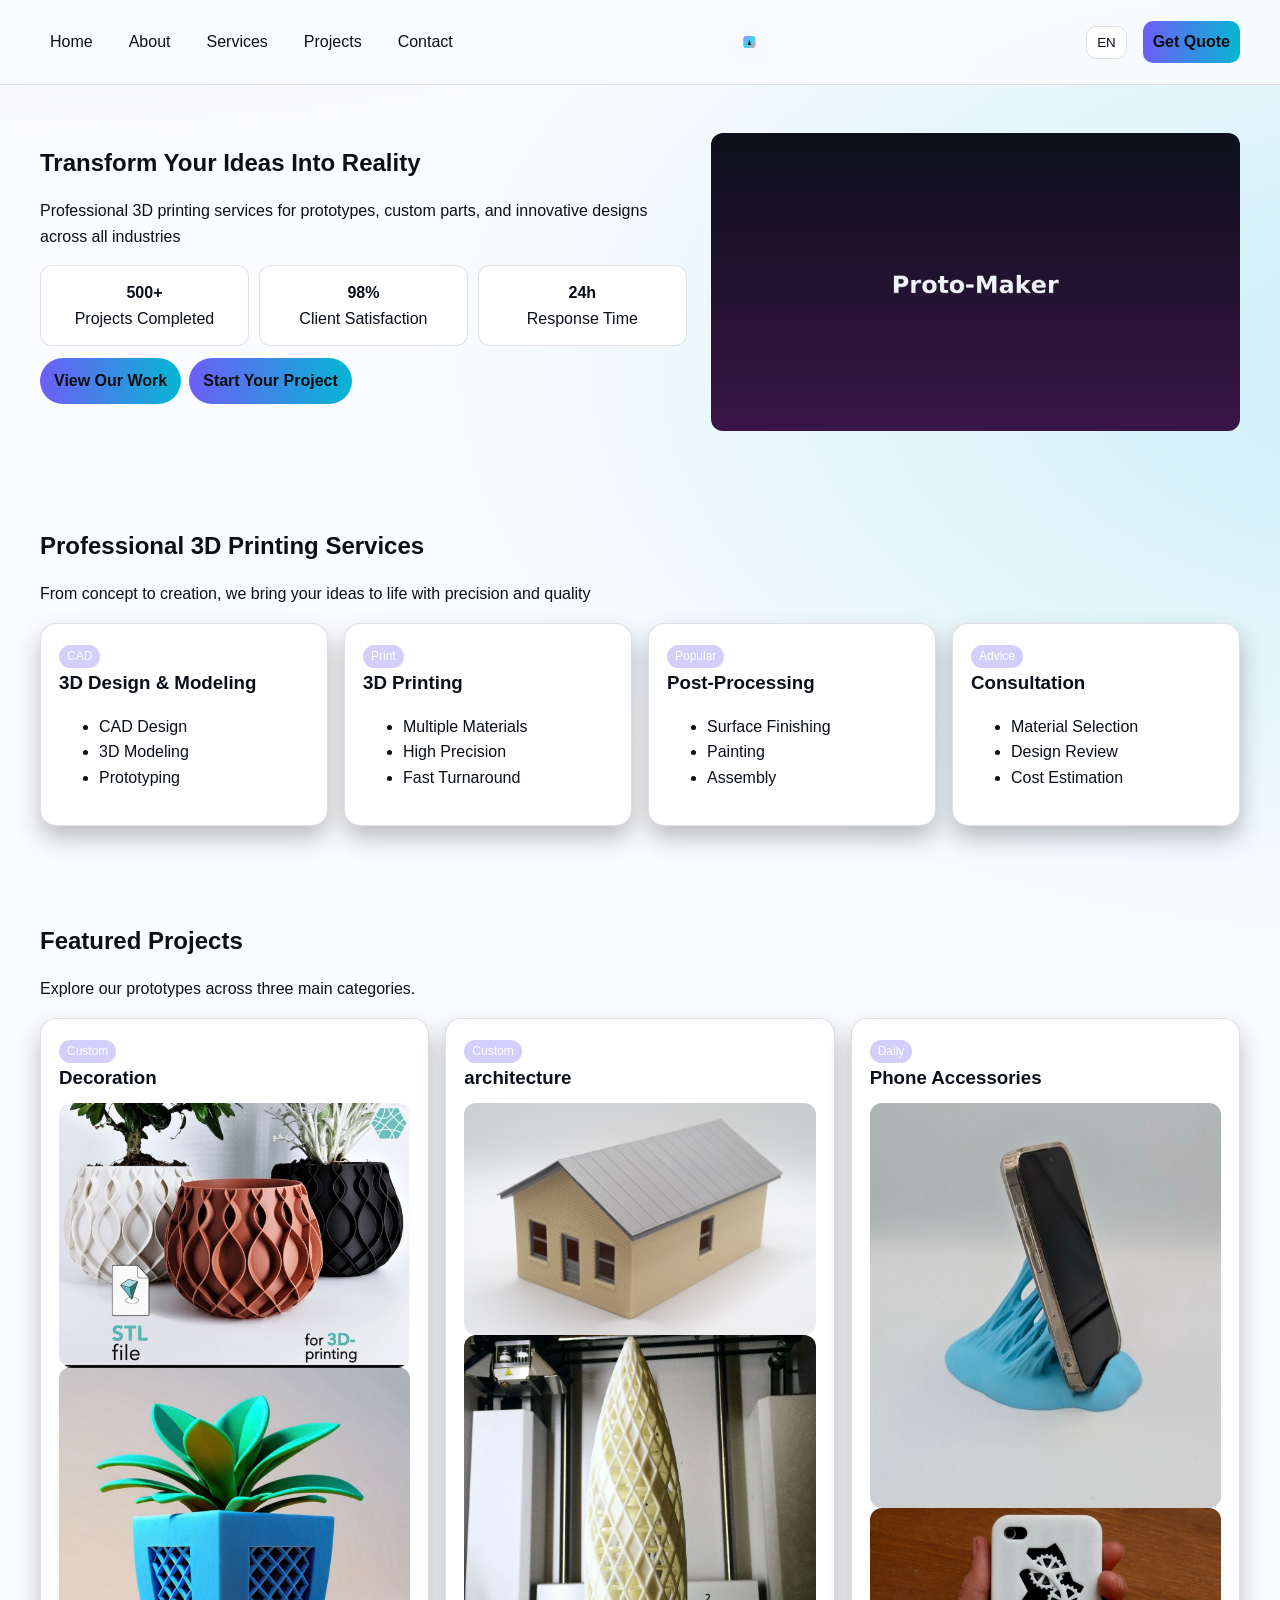
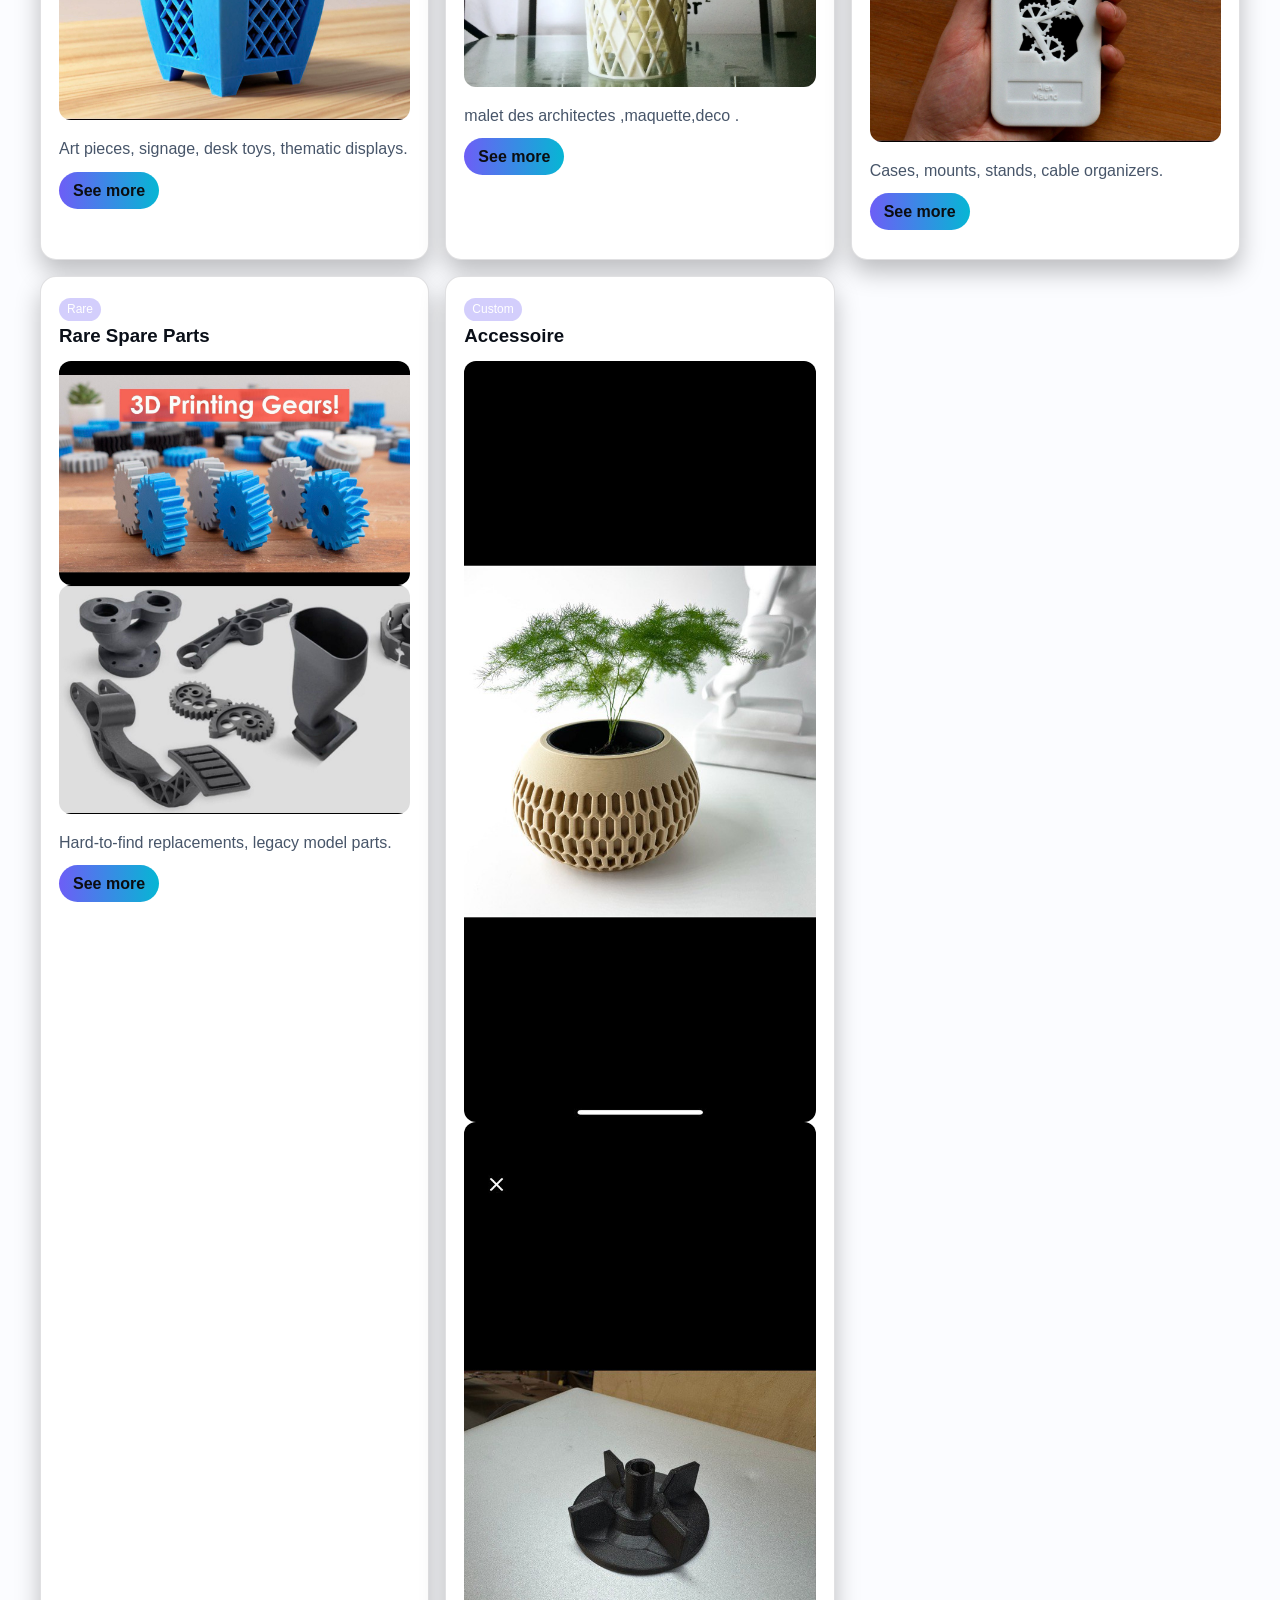
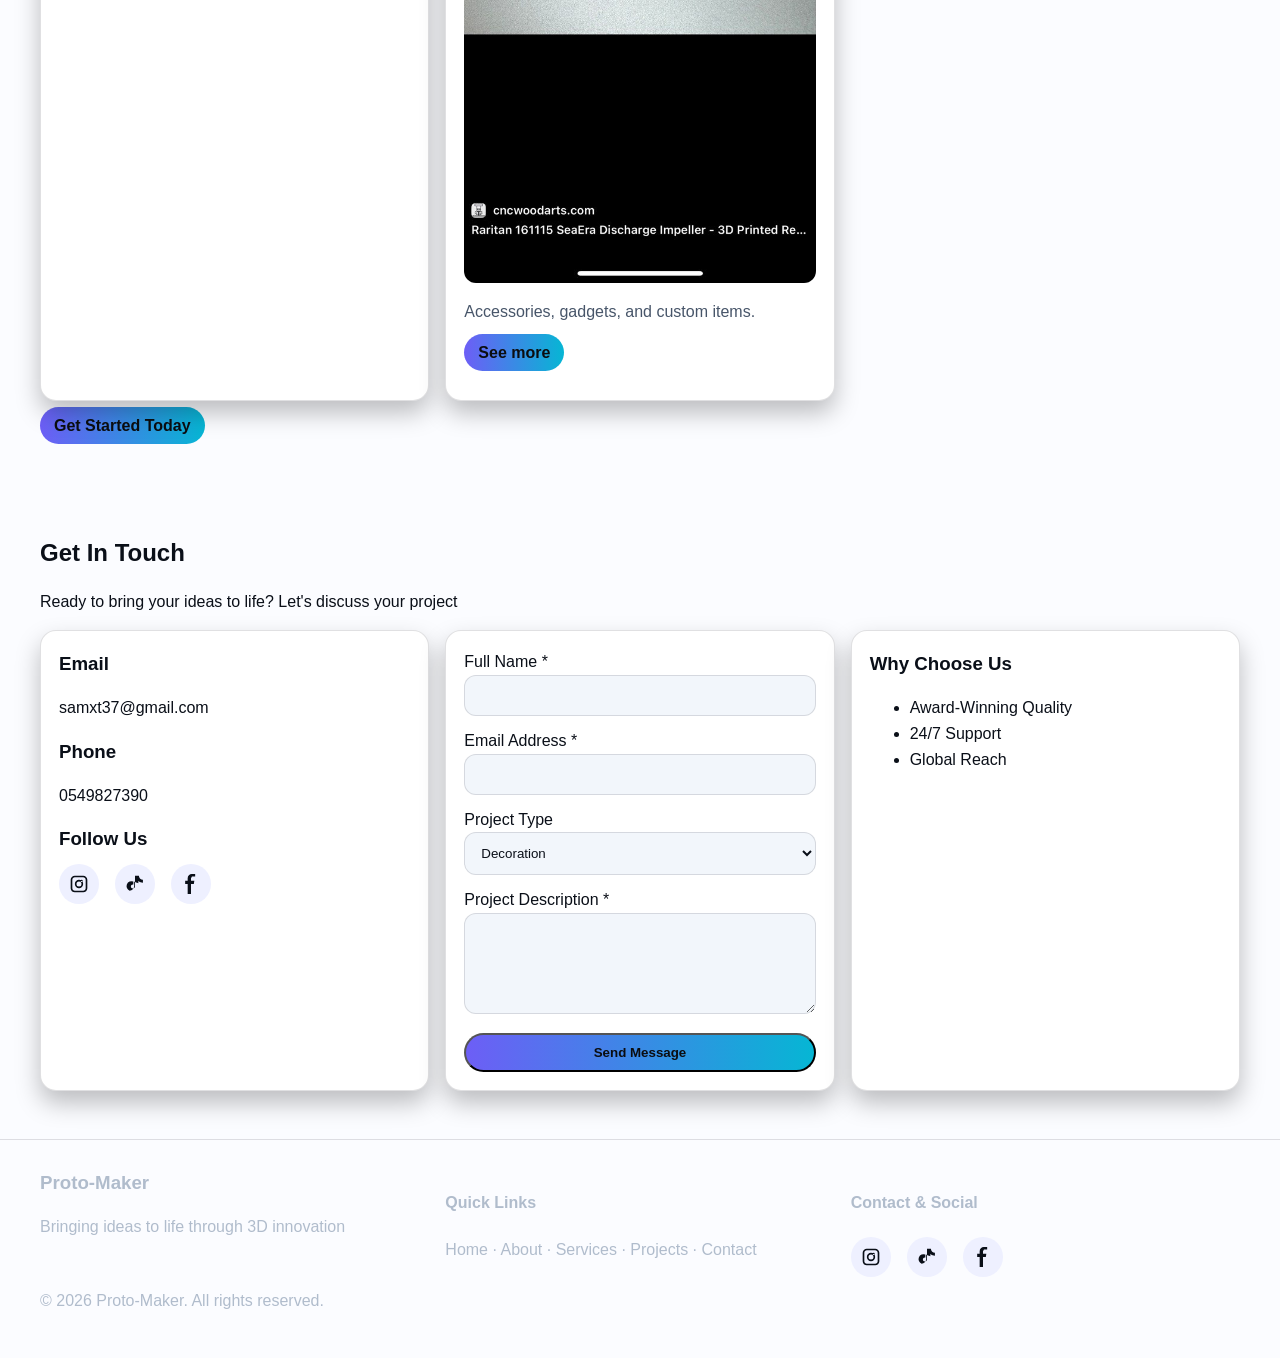
<file: index.html>
<!doctype html>
<html lang="en" dir="ltr">
<head>
  <meta charset="utf-8" />
  <meta name="viewport" content="width=device-width, initial-scale=1" />
  <title>Proto‑Maker — Professional 3D Printing Services</title>
  <meta name="description" content="Proto‑Maker: professional 3D printing services for prototypes, custom parts, and innovative designs across all industries." />
  <link rel="stylesheet" href="style.css" />
</head>
<body>
  <header>
    <div class="container topbar">
      <nav class="nav" aria-label="Primary">
        <a href="#home" data-i18n="navHome">Home</a>
        <a href="#about" data-i18n="navAbout">About</a>
        <a href="#services" data-i18n="navServices">Services</a>
        <a href="#projects" data-i18n="navProjects">Projects</a>
        <a href="#contact" data-i18n="navContact">Contact</a>
      </nav>
      <div class="brand" aria-label="Proto‑Maker">
        
<svg viewBox="0 0 200 50" xmlns="http://www.w3.org/2000/svg" aria-hidden="true">
  <defs>
    <linearGradient id="g" x1="0" x2="1" y1="0" y2="1">
      <stop offset="0%" stop-color="#a58bff"/>
      <stop offset="50%" stop-color="#33d8ef"/>
      <stop offset="100%" stop-color="#ff8fb0"/>
    </linearGradient>
  </defs>
  <rect x="4" y="6" width="38" height="38" rx="10" fill="url(#g)"/>
  <path d="M18 34 L23 18 L28 34 Z" fill="#0b0d10"/>
</svg>

      </div>
      <div class="nav" style="justify-content:flex-end">
        <button class="lang-btn" id="open-lang">EN</button>
        <a class="cta" href="#contact" data-i18n="ctaQuote">Get Quote</a>
      </div>
    </div>
  </header>

  <main id="home" class="container" tabindex="-1">
    <section class="hero" aria-labelledby="hero-title">
      <div>
        <h1 id="hero-title" data-i18n="heroH1">Transform Your Ideas Into Reality</h1>
        <p data-i18n="heroLead">Professional 3D printing services for prototypes, custom parts, and innovative designs across all industries</p>
        <div class="stats">
          <div class="stat"><strong>500+</strong><div data-i18n="statProjects">Projects Completed</div></div>
          <div class="stat"><strong>98%</strong><div data-i18n="statSatisfaction">Client Satisfaction</div></div>
          <div class="stat"><strong>24h</strong><div data-i18n="statResponse">Response Time</div></div>
        </div>
        <p class="hero-ctas">
          <a class="cta" href="#projects" data-i18n="ctaViewWork">View Our Work</a>
          <a class="cta" href="#contact" data-i18n="ctaStart">Start Your Project</a>
        </p>
      </div>
      <div><img src="hero.jpg" alt="Proto‑Maker hero preview" /></div>
    </section>

    <section id="services" aria-labelledby="svc-title">
      <h2 id="svc-title" data-i18n="svcH2">Professional 3D Printing Services</h2>
      <p data-i18n="svcLead">From concept to creation, we bring your ideas to life with precision and quality</p>
      <div class="grid-4">
        <article class="card"><span class="badge">CAD</span><h3 data-i18n="svcCAD">3D Design & Modeling</h3><ul><li>CAD Design</li><li>3D Modeling</li><li>Prototyping</li></ul></article>
        <article class="card"><span class="badge">Print</span><h3 data-i18n="svcPrint">3D Printing</h3><ul><li>Multiple Materials</li><li>High Precision</li><li>Fast Turnaround</li></ul></article>
        <article class="card"><span class="badge">Popular</span><h3 data-i18n="svcPost">Post-Processing</h3><ul><li>Surface Finishing</li><li>Painting</li><li>Assembly</li></ul></article>
        <article class="card"><span class="badge">Advice</span><h3 data-i18n="svcConsult">Consultation</h3><ul><li>Material Selection</li><li>Design Review</li><li>Cost Estimation</li></ul></article>
      </div>
    </section>

    <section id="projects" aria-labelledby="projects-title">
      <h2 id="projects-title" data-i18n="featH2">Featured Projects</h2>
      <p data-i18n="featLead">Explore our prototypes across three main categories.</p>

      <div class="cards-grid">
        <article class="card">
          <a href="decoration.html" class="stretch" aria-label="Open Decoration"></a>
          <div class="badge" data-i18n="chipCustom">Custom</div>
          <h3 data-i18n="decoration">Decoration</h3>
          <img src="9.jpg" alt="Decoration prototype 1">
          <img src="11.jpg" alt="Decoration prototype 2">
          <p class="muted" data-i18n="decDesc">Art pieces, signage, desk toys, thematic displays.</p>
          <p><a href="decoration.html" class="cta">See more</a></p>
        </article>

        <article class="card">
          <a href="achit.html" class="stretch" aria-label="Open Architecture"></a>
          <div class="badge" data-i18n="chipCustom">Custom</div>
          <h3 data-i18n="achit">architecture</h3>
          <img src="18.webp" alt="architecture prototype 1">
          <img src="19.webp" alt="architecture prototype 2">
          <p class="muted">malet des architectes ,maquette,deco .</p>
          <p><a href="achit.html" class="cta">See more</a></p>
        </article>

        <article class="card">
          <a href="phone.html" class="stretch" aria-label="Open Phone Accessories"></a>
          <div class="badge" data-i18n="chipDaily">Daily</div>
          <h3 data-i18n="phoneAccessories">Phone Accessories</h3>
          <img src="4.jpg" alt="Phone accessory prototype 1">
          <img src="7.jpg" alt="Phone accessory prototype 2">
          <p class="muted" data-i18n="phoneDesc">Cases, mounts, stands, cable organizers.</p>
          <p><a href="phone.html" class="cta">See more</a></p>
        </article>

         <article class="card">
           <a href="spare.html" class="stretch" aria-label="Open Rare Spare Parts"></a>
           <div class="badge" data-i18n="chipRare">Rare</div>
           <h3 data-i18n="rareSpareParts">Rare Spare Parts</h3>
           <img src="8.jpg" alt="Rare spare part prototype 1">
           <img src="1.jpg" alt="Rare spare part prototype 2">
           <p class="muted" data-i18n="spareDesc">Hard-to-find replacements, legacy model parts.</p>
           <p><a href="spare.html" class="cta">See more</a></p>
         </article>

          <article class="card">
            <a href="accesoire.html" class="stretch" aria-label="Open Accessoire"></a>
            <div class="badge" data-i18n="chipCustom">Custom</div>
            <h3 data-i18n="accesoire">Accessoire</h3>
            <img src="2.jpg" alt="Accessoire prototype 1">
            <img src="3.jpg" alt="Accessoire prototype 2">
            <p class="muted" data-i18n="accDesc">Accessories, gadgets, and custom items.</p>
            <p><a href="accesoire.html" class="cta">See more</a></p>
          </article>
       </div>
      <div class="projects-cta"><a class="cta" href="#contact" data-i18n="ctaGetStarted">Get Started Today</a></div>
    </section>

    <section id="contact" aria-labelledby="contact-title">
      <h2 id="contact-title" data-i18n="contactH2">Get In Touch</h2>
      <p data-i18n="contactLead">Ready to bring your ideas to life? Let's discuss your project</p>
      <div class="grid-3">
        <div class="card">
          <h3>Email</h3><p><a href="mailto:samxt37@gmail.com">samxt37@gmail.com</a></p>
          <h3>Phone</h3><p><a href="tel:+213549827390">0549827390</a></p>
          <h3>Follow Us</h3>
          
<div class="social-icons">
  <a href="https://instagram.com/@proto.maker" target="_blank" aria-label="Instagram">
    <svg viewBox="0 0 24 24"><path d="M7 2C4.24 2 2 4.24 2 7v10c0 2.76 2.24 5 5 5h10c2.76 0 5-2.24 5-5V7c0-2.76-2.24-5-5-5H7zm10 2c1.66 0 3 1.34 3 3v10c0 1.66-1.34 3-3 3H7c-1.66 0-3-1.34-3-3V7c0-1.66 1.34-3 3-3h10zm-5 3a5 5 0 100 10 5 5 0 000-10zm0 2a3 3 0 110 6 3 3 0 010-6zm4.5-.75a1.25 1.25 0 11-2.5 0 1.25 1.25 0 012.5 0z"/></svg>
  </a>
  <a href="https://www.tiktok.com/@protomaker5" target="_blank" aria-label="TikTok">
    <svg viewBox="0 0 24 24"><path d="M16 8.5c1.65 1.21 3.53 1.96 5.5 2V6.85c-1.2-.08-2.31-.54-3.26-1.26C17.2 4.63 16.8 3.1 16.7 2H12v13a2.5 2.5 0 11-2.5-2.5 2.6 2.6 0 01.5.05V9.1A5.5 5.5 0 105.5 20a5.48 5.48 0 005.5-5.5V9.1c1.3 1 2.9 1.6 5 1.9z"/></svg>
  </a>
  <a href="https://facebook.com/" target="_blank" aria-label="Facebook">
    <svg viewBox="0 0 24 24"><path d="M13 3h4V0h-4c-2.76 0-5 2.24-5 5v3H5v4h3v12h4V12h3.4l.6-4H12V5c0-.55.45-1 1-1z"/></svg>
  </a>
</div>

        </div>
        <form class="card" id="contact-form" action="https://getform.io/f/bvrmxvvb" method="POST" novalidate>
          <div>
            <label for="name" data-i18n="labelName">Full Name *</label>
            <input id="name" name="name" required />
          </div>
          <div>
            <label for="email" data-i18n="labelEmail">Email Address *</label>
            <input id="email" name="email" type="email" required />
          </div>
          <div>
            <label for="type" data-i18n="labelType">Project Type</label>
             <select id="type" name="type">
               <option value="decoration" data-i18n="decoration">Decoration</option>
               <option value="phone" data-i18n="phoneAccessories">Phone Accessories</option>
               <option value="spare" data-i18n="rareSpareParts">Rare Spare Parts</option>
               <option value="accesoire" data-i18n="accesoire">Accessoire</option>
               <option value="other">Other</option>
             </select>
          </div>
          <div>
            <label for="message" data-i18n="labelMessage">Project Description *</label>
            <textarea id="message" name="message" rows="5" required></textarea>
          </div>
          <div id="form-msg" role="status" aria-live="polite" style="display:none"></div>
          <button class="cta" type="submit" data-i18n="sendMsg">Send Message</button>
        </form>
        <div class="card">
          <h3 data-i18n="whyUs">Why Choose Us</h3>
          <ul>
            <li>Award‑Winning Quality</li>
            <li>24/7 Support</li>
            <li>Global Reach</li>
          </ul>
        </div>
      </div>
    </section>
  </main>

  <footer>
    <div class="container">
      <div class="grid-3">
        <div>
          <h3>Proto‑Maker</h3>
          <p data-i18n="footerTag">Bringing ideas to life through 3D innovation</p>
        </div>
        <div>
          <h4 data-i18n="footerLinks">Quick Links</h4>
          <p>
            <a href="#home" data-i18n="navHome">Home</a> ·
            <a href="#about" data-i18n="navAbout">About</a> ·
            <a href="#services" data-i18n="navServices">Services</a> ·
            <a href="#projects" data-i18n="navProjects">Projects</a> ·
            <a href="#contact" data-i18n="navContact">Contact</a>
          </p>
        </div>
        <div>
          <h4 data-i18n="footerContact">Contact & Social</h4>
          
<div class="social-icons">
  <a href="https://instagram.com/" target="_blank" aria-label="Instagram">
    <svg viewBox="0 0 24 24"><path d="M7 2C4.24 2 2 4.24 2 7v10c0 2.76 2.24 5 5 5h10c2.76 0 5-2.24 5-5V7c0-2.76-2.24-5-5-5H7zm10 2c1.66 0 3 1.34 3 3v10c0 1.66-1.34 3-3 3H7c-1.66 0-3-1.34-3-3V7c0-1.66 1.34-3 3-3h10zm-5 3a5 5 0 100 10 5 5 0 000-10zm0 2a3 3 0 110 6 3 3 0 010-6zm4.5-.75a1.25 1.25 0 11-2.5 0 1.25 1.25 0 012.5 0z"/></svg>
  </a>
  <a href="https://www.tiktok.com/@protomaker5" target="_blank" aria-label="TikTok">
    <svg viewBox="0 0 24 24"><path d="M16 8.5c1.65 1.21 3.53 1.96 5.5 2V6.85c-1.2-.08-2.31-.54-3.26-1.26C17.2 4.63 16.8 3.1 16.7 2H12v13a2.5 2.5 0 11-2.5-2.5 2.6 2.6 0 01.5.05V9.1A5.5 5.5 0 105.5 20a5.48 5.48 0 005.5-5.5V9.1c1.3 1 2.9 1.6 5 1.9z"/></svg>
  </a>
  <a href="https://facebook.com/" target="_blank" aria-label="Facebook">
    <svg viewBox="0 0 24 24"><path d="M13 3h4V0h-4c-2.76 0-5 2.24-5 5v3H5v4h3v12h4V12h3.4l.6-4H12V5c0-.55.45-1 1-1z"/></svg>
  </a>
</div>

        </div>
      </div>
      <p class="fine">© <span id="y"></span> Proto‑Maker. <span data-i18n="rights">All rights reserved.</span></p>
    </div>
  </footer>

  <dialog class="modal" id="lang-modal" aria-labelledby="lang-title">
    <div class="modal-card">
      <div class="modal-head">
        <h3 id="lang-title" data-i18n="chooseLang">Choose Language</h3>
        <button id="close-lang" aria-label="Close">×</button>
      </div>
      <div class="modal-actions" role="group" aria-label="Languages">
        <button data-lang="en">English</button>
        <button data-lang="fr">Français</button>
        <button data-lang="ar">العربية</button>
      </div>
    </div>
  </dialog>

  <script src="language.js"></script>
  <script src="script.js"></script>
</body>
</html>
</file>
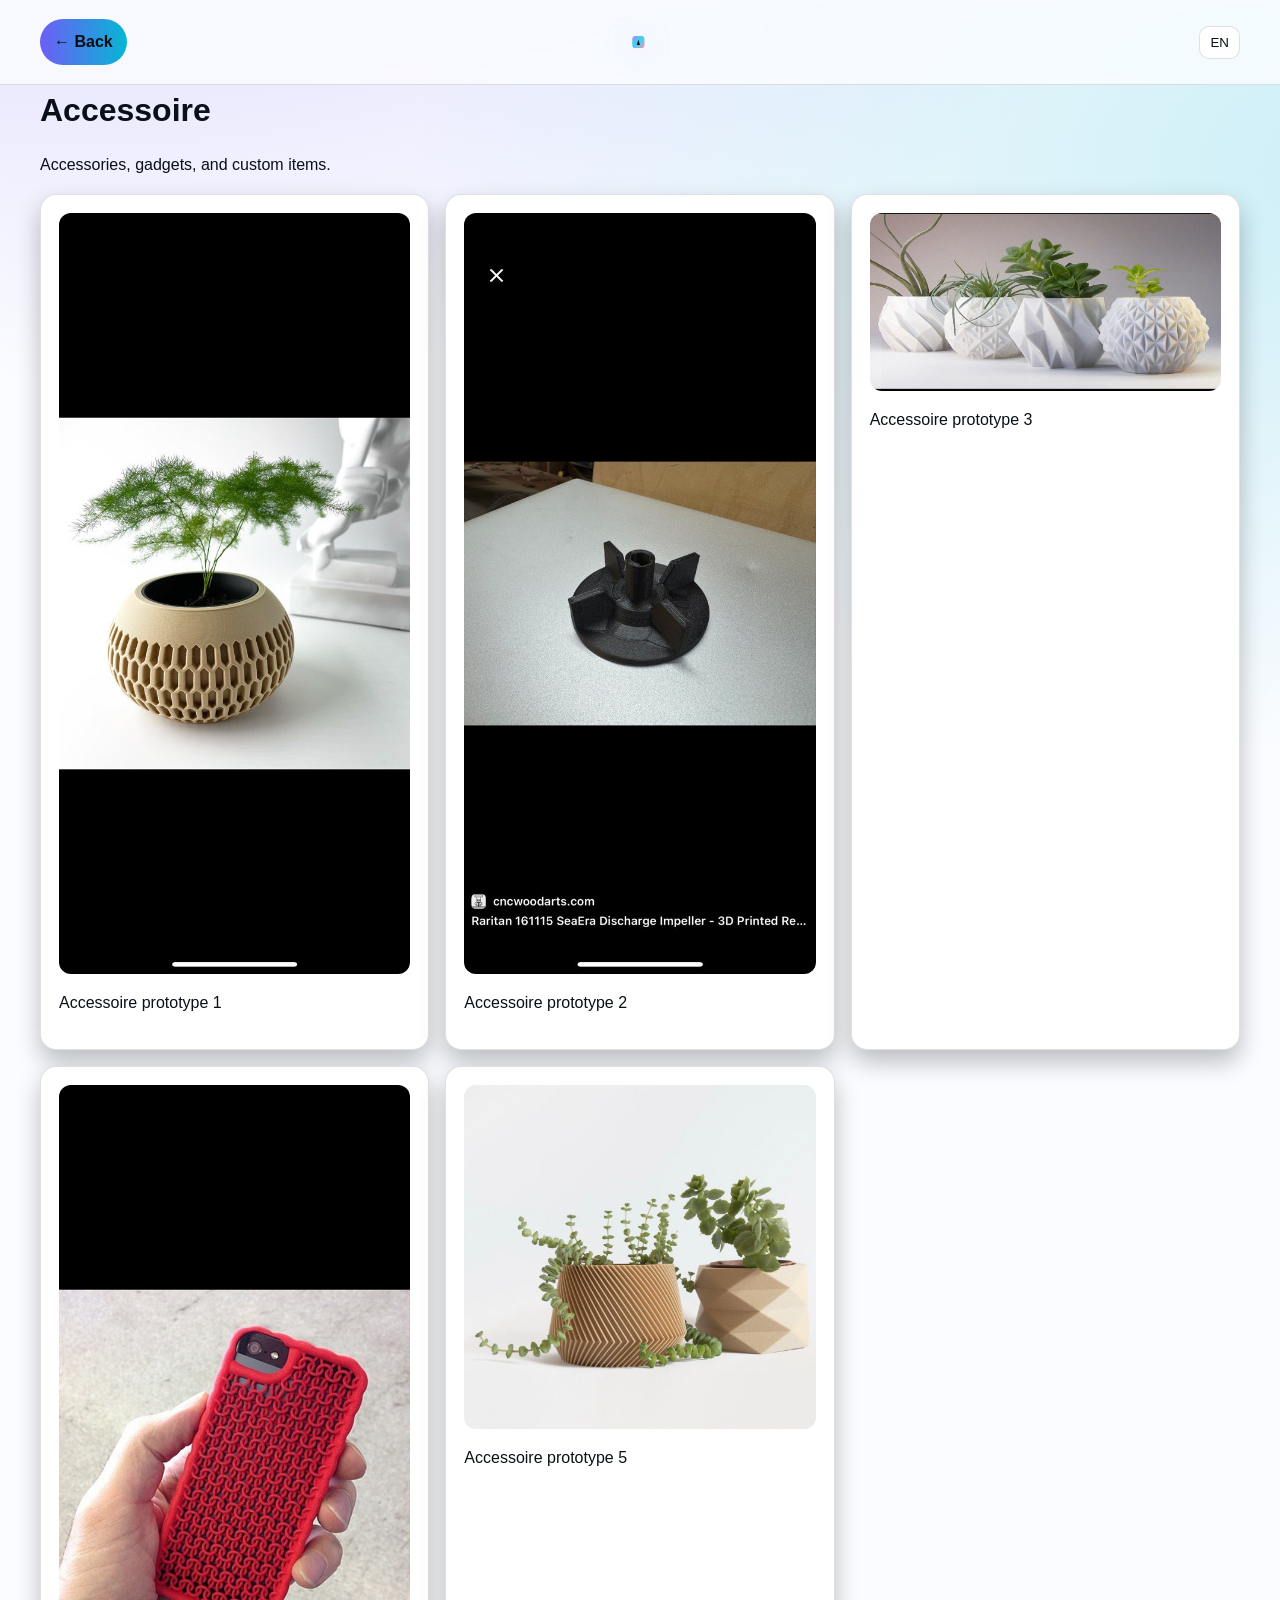
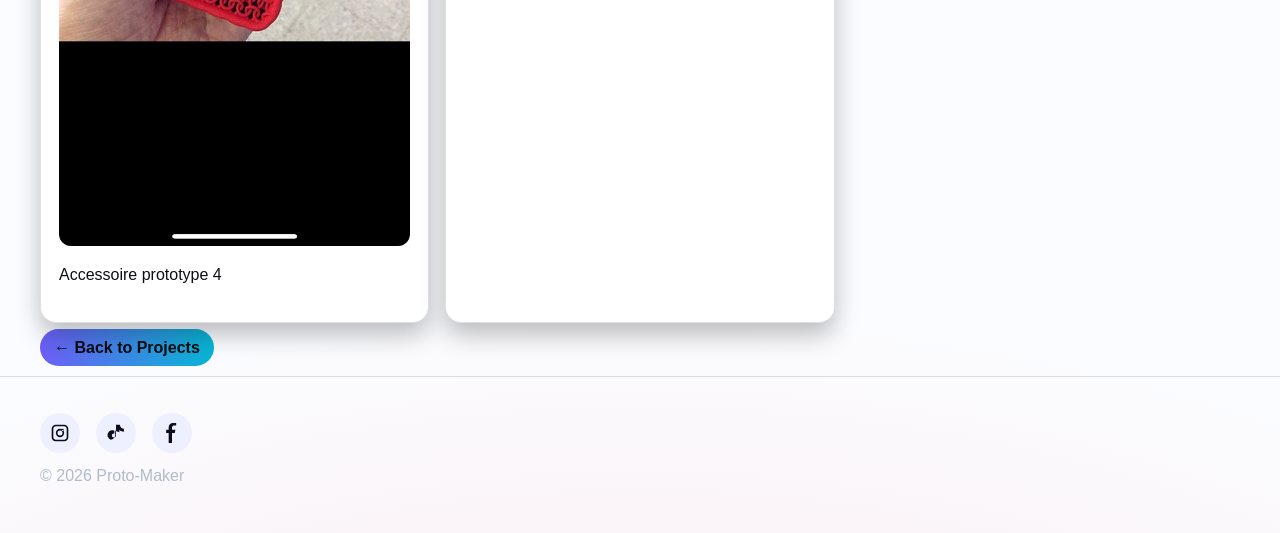
<file: accesoire.html>
<!doctype html>
<html lang="en" dir="ltr">
<head>
  <meta charset="utf-8">
  <meta name="viewport" content="width=device-width, initial-scale=1">
  <title>Accessoire | Proto‑Maker</title>
  <link rel="stylesheet" href="style.css">
</head>
<body>
  <header>
    <div class="container topbar">
      <a href="index.html#projects" class="cta">← Back</a>
      <div class="brand">
<svg viewBox="0 0 200 50" xmlns="http://www.w3.org/2000/svg" aria-hidden="true">
  <defs>
    <linearGradient id="g" x1="0" x2="1" y1="0" y2="1">
      <stop offset="0%" stop-color="#a58bff"/>
      <stop offset="50%" stop-color="#33d8ef"/>
      <stop offset="100%" stop-color="#ff8fb0"/>
    </linearGradient>
  </defs>
  <rect x="4" y="6" width="38" height="38" rx="10" fill="url(#g)"/>
  <path d="M18 34 L23 18 L28 34 Z" fill="#0b0d10"/>
</svg>
</div>
      <button class="lang-btn" id="open-lang">EN</button>
    </div>
  </header>

  <main class="container">
    <h1 data-i18n="accesoire">Accessoire</h1>
    <p data-i18n="accDesc">Accessories, gadgets, and custom items.</p>

    <div class="cards-grid">
      <article class="card"><img src="2.jpg" alt="Accessoire prototype 1"><p>Accessoire prototype 1</p></article>
      <article class="card"><img src="3.jpg" alt="Accessoire prototype 2"><p>Accessoire prototype 2</p></article>
      <article class="card"><img src="5.jpg" alt="Accessoire prototype 3"><p>Accessoire prototype 3</p></article>
      <article class="card"><img src="6.jpg" alt="Accessoire prototype 4"><p>Accessoire prototype 4</p></article>
      <article class="card"><img src="10.jpg" alt="Accessoire prototype 5"><p>Accessoire prototype 5</p></article>
    </div>

    <p class="projects-cta"><a href="index.html#projects" class="cta">← Back to Projects</a></p>
  </main>

  <footer>
    <div class="container">
      
<div class="social-icons">
  <a href="https://instagram.com/" target="_blank" aria-label="Instagram">
    <svg viewBox="0 0 24 24"><path d="M7 2C4.24 2 2 4.24 2 7v10c0 2.76 2.24 5 5 5h10c2.76 0 5-2.24 5-5V7c0-2.76-2.24-5-5-5H7zm10 2c1.66 0 3 1.34 3 3v10c0 1.66-1.34 3-3 3H7c-1.66 0-3-1.34-3-3V7c0-1.66 1.34-3 3-3h10zm-5 3a5 5 0 100 10 5 5 0 000-10zm0 2a3 3 0 110 6 3 3 0 010-6zm4.5-.75a1.25 1.25 0 11-2.5 0 1.25 1.25 0 012.5 0z"/></svg>
  </a>
  <a href="https://www.tiktok.com/@protomaker5" target="_blank" aria-label="TikTok">
    <svg viewBox="0 0 24 24"><path d="M16 8.5c1.65 1.21 3.53 1.96 5.5 2V6.85c-1.2-.08-2.31-.54-3.26-1.26C17.2 4.63 16.8 3.1 16.7 2H12v13a2.5 2.5 0 11-2.5-2.5 2.6 2.6 0 01.5.05V9.1A5.5 5.5 0 105.5 20a5.48 5.48 0 005.5-5.5V9.1c1.3 1 2.9 1.6 5 1.9z"/></svg>
  </a>
  <a href="https://facebook.com/" target="_blank" aria-label="Facebook">
    <svg viewBox="0 0 24 24"><path d="M13 3h4V0h-4c-2.76 0-5 2.24-5 5v3H5v4h3v12h4V12h3.4l.6-4H12V5c0-.55.45-1 1-1z"/></svg>
  </a>
</div>

      <p class="fine">© <span id="y"></span> Proto‑Maker</p>
    </div>
  </footer>

  <dialog class="modal" id="lang-modal" aria-labelledby="lang-title">
    <div class="modal-card">
      <div class="modal-head">
        <h3 id="lang-title" data-i18n="chooseLang">Choose Language</h3>
        <button id="close-lang" aria-label="Close">×</button>
      </div>
      <div class="modal-actions" role="group" aria-label="Languages">
        <button data-lang="en">English</button>
        <button data-lang="fr">Français</button>
        <button data-lang="ar">العربية</button>
      </div>
    </div>
  </dialog>

  <script src="language.js"></script>
  <script src="script.js"></script>
</body>
</html>
</file>
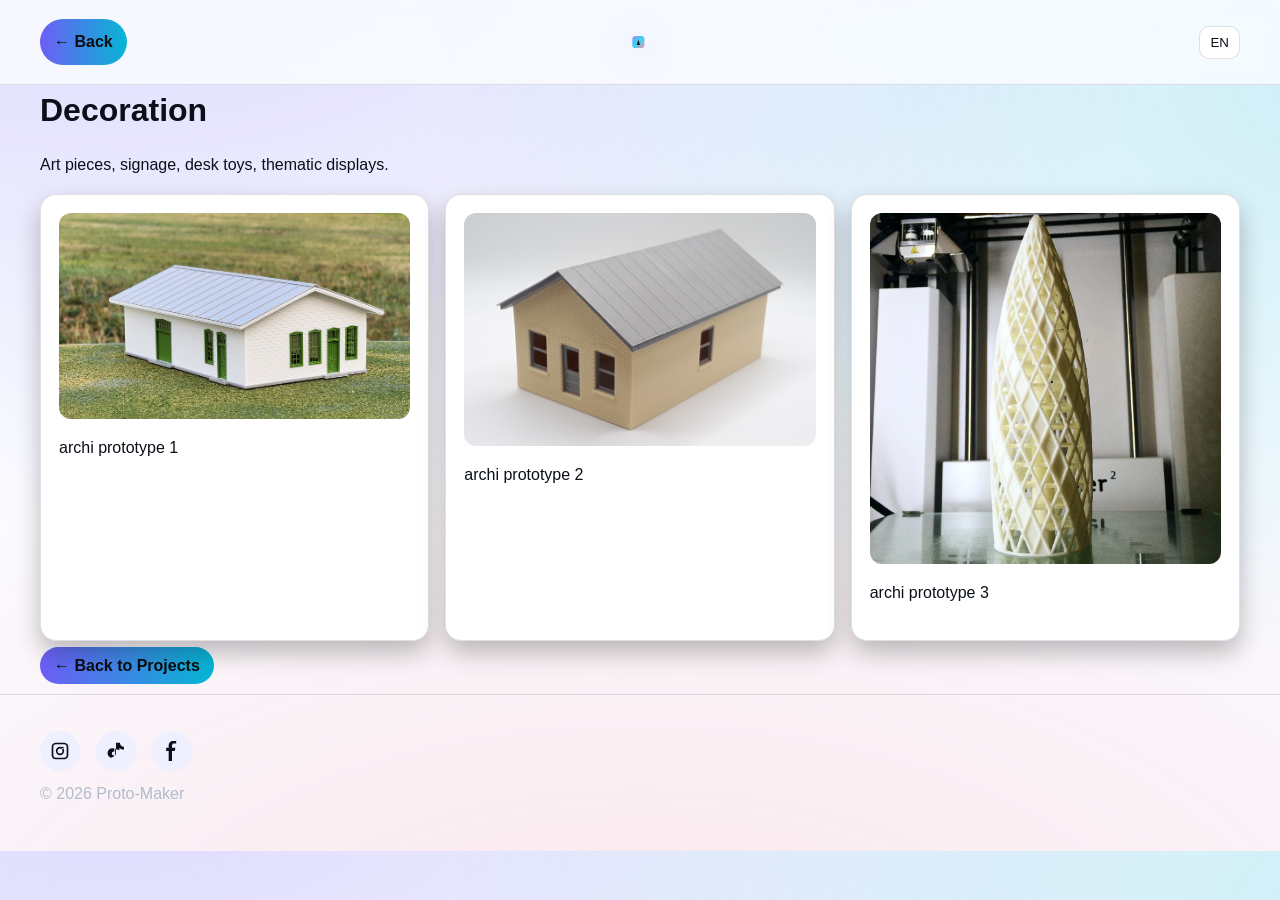
<file: achit.html>
<!doctype html>
<html lang="en" dir="ltr">
<head>
  <meta charset="utf-8">
  <meta name="viewport" content="width=device-width, initial-scale=1">
  <title>Decoration | Proto‑Maker</title>
  <link rel="stylesheet" href="style.css">
</head>
<body>
  <header>
    <div class="container topbar">
      <a href="index.html#projects" class="cta">← Back</a>
      <div class="brand">
<svg viewBox="0 0 200 50" xmlns="http://www.w3.org/2000/svg" aria-hidden="true">
  <defs>
    <linearGradient id="g" x1="0" x2="1" y1="0" y2="1">
      <stop offset="0%" stop-color="#a58bff"/>
      <stop offset="50%" stop-color="#33d8ef"/>
      <stop offset="100%" stop-color="#ff8fb0"/>
    </linearGradient>
  </defs>
  <rect x="4" y="6" width="38" height="38" rx="10" fill="url(#g)"/>
  <path d="M18 34 L23 18 L28 34 Z" fill="#0b0d10"/>
</svg>
</div>
      <button class="lang-btn" id="open-lang">EN</button>
    </div>
  </header>

  <main class="container">
    <h1 data-i18n="decoration">architecture</h1>
    <p data-i18n="decDesc">malet des architectes ,maquette,deco .</p>

    <div class="cards-grid">
      <article class="card"><img src="17.png" alt="architecture prototype 1"><p>archi prototype 1</p></article>
      <article class="card"><img src="18.webp" alt="architecture prototype 2"><p>archi  prototype 2</p></article>
      <article class="card"><img src="19.webp" alt="architecture 3"><p>archi  prototype 3</p></article>
    </div>

    <p class="projects-cta"><a href="index.html#projects" class="cta">← Back to Projects</a></p>
  </main>

  <footer>
    <div class="container">
      
<div class="social-icons">
  <a href="https://instagram.com/" target="_blank" aria-label="Instagram">
    <svg viewBox="0 0 24 24"><path d="M7 2C4.24 2 2 4.24 2 7v10c0 2.76 2.24 5 5 5h10c2.76 0 5-2.24 5-5V7c0-2.76-2.24-5-5-5H7zm10 2c1.66 0 3 1.34 3 3v10c0 1.66-1.34 3-3 3H7c-1.66 0-3-1.34-3-3V7c0-1.66 1.34-3 3-3h10zm-5 3a5 5 0 100 10 5 5 0 000-10zm0 2a3 3 0 110 6 3 3 0 010-6zm4.5-.75a1.25 1.25 0 11-2.5 0 1.25 1.25 0 012.5 0z"/></svg>
  </a>
  <a href="https://www.tiktok.com/@protomaker5" target="_blank" aria-label="TikTok">
    <svg viewBox="0 0 24 24"><path d="M16 8.5c1.65 1.21 3.53 1.96 5.5 2V6.85c-1.2-.08-2.31-.54-3.26-1.26C17.2 4.63 16.8 3.1 16.7 2H12v13a2.5 2.5 0 11-2.5-2.5 2.6 2.6 0 01.5.05V9.1A5.5 5.5 0 105.5 20a5.48 5.48 0 005.5-5.5V9.1c1.3 1 2.9 1.6 5 1.9z"/></svg>
  </a>
  <a href="https://facebook.com/" target="_blank" aria-label="Facebook">
    <svg viewBox="0 0 24 24"><path d="M13 3h4V0h-4c-2.76 0-5 2.24-5 5v3H5v4h3v12h4V12h3.4l.6-4H12V5c0-.55.45-1 1-1z"/></svg>
  </a>
</div>

      <p class="fine">© <span id="y"></span> Proto‑Maker</p>
    </div>
  </footer>

  <dialog class="modal" id="lang-modal" aria-labelledby="lang-title">
    <div class="modal-card">
      <div class="modal-head">
        <h3 id="lang-title" data-i18n="chooseLang">Choose Language</h3>
        <button id="close-lang" aria-label="Close">×</button>
      </div>
      <div class="modal-actions" role="group" aria-label="Languages">
        <button data-lang="en">English</button>
        <button data-lang="fr">Français</button>
        <button data-lang="ar">العربية</button>
      </div>
    </div>
  </dialog>

  <script src="language.js"></script>
  <script src="script.js"></script>
</body>
</html>
</file>
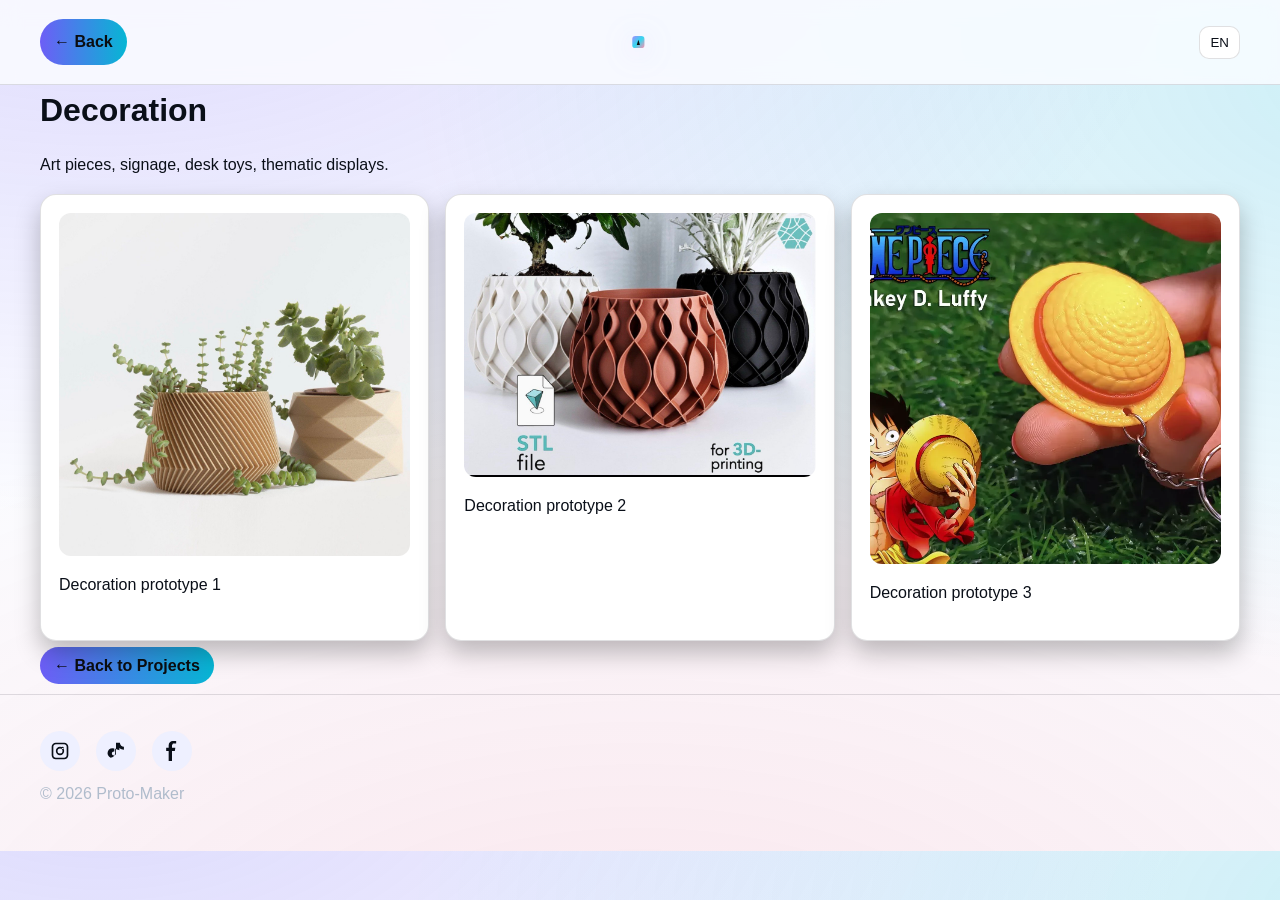
<file: decoration.html>
<!doctype html>
<html lang="en" dir="ltr">
<head>
  <meta charset="utf-8">
  <meta name="viewport" content="width=device-width, initial-scale=1">
  <title>Decoration | Proto‑Maker</title>
  <link rel="stylesheet" href="style.css">
</head>
<body>
  <header>
    <div class="container topbar">
      <a href="index.html#projects" class="cta">← Back</a>
      <div class="brand">
<svg viewBox="0 0 200 50" xmlns="http://www.w3.org/2000/svg" aria-hidden="true">
  <defs>
    <linearGradient id="g" x1="0" x2="1" y1="0" y2="1">
      <stop offset="0%" stop-color="#a58bff"/>
      <stop offset="50%" stop-color="#33d8ef"/>
      <stop offset="100%" stop-color="#ff8fb0"/>
    </linearGradient>
  </defs>
  <rect x="4" y="6" width="38" height="38" rx="10" fill="url(#g)"/>
  <path d="M18 34 L23 18 L28 34 Z" fill="#0b0d10"/>
</svg>
</div>
      <button class="lang-btn" id="open-lang">EN</button>
    </div>
  </header>

  <main class="container">
    <h1 data-i18n="decoration">Decoration</h1>
    <p data-i18n="decDesc">Art pieces, signage, desk toys, thematic displays.</p>

    <div class="cards-grid">
      <article class="card"><img src="10.jpg" alt="Decoration prototype 1"><p>Decoration prototype 1</p></article>
      <article class="card"><img src="9.jpg" alt="Decoration prototype 2"><p>Decoration prototype 2</p></article>
      <article class="card"><img src="14.webp" alt="Decoration prototype 3"><p>Decoration prototype 3</p></article>
    </div>

    <p class="projects-cta"><a href="index.html#projects" class="cta">← Back to Projects</a></p>
  </main>

  <footer>
    <div class="container">
      
<div class="social-icons">
  <a href="https://instagram.com/" target="_blank" aria-label="Instagram">
    <svg viewBox="0 0 24 24"><path d="M7 2C4.24 2 2 4.24 2 7v10c0 2.76 2.24 5 5 5h10c2.76 0 5-2.24 5-5V7c0-2.76-2.24-5-5-5H7zm10 2c1.66 0 3 1.34 3 3v10c0 1.66-1.34 3-3 3H7c-1.66 0-3-1.34-3-3V7c0-1.66 1.34-3 3-3h10zm-5 3a5 5 0 100 10 5 5 0 000-10zm0 2a3 3 0 110 6 3 3 0 010-6zm4.5-.75a1.25 1.25 0 11-2.5 0 1.25 1.25 0 012.5 0z"/></svg>
  </a>
  <a href="https://www.tiktok.com/@protomaker5" target="_blank" aria-label="TikTok">
    <svg viewBox="0 0 24 24"><path d="M16 8.5c1.65 1.21 3.53 1.96 5.5 2V6.85c-1.2-.08-2.31-.54-3.26-1.26C17.2 4.63 16.8 3.1 16.7 2H12v13a2.5 2.5 0 11-2.5-2.5 2.6 2.6 0 01.5.05V9.1A5.5 5.5 0 105.5 20a5.48 5.48 0 005.5-5.5V9.1c1.3 1 2.9 1.6 5 1.9z"/></svg>
  </a>
  <a href="https://facebook.com/" target="_blank" aria-label="Facebook">
    <svg viewBox="0 0 24 24"><path d="M13 3h4V0h-4c-2.76 0-5 2.24-5 5v3H5v4h3v12h4V12h3.4l.6-4H12V5c0-.55.45-1 1-1z"/></svg>
  </a>
</div>

      <p class="fine">© <span id="y"></span> Proto‑Maker</p>
    </div>
  </footer>

  <dialog class="modal" id="lang-modal" aria-labelledby="lang-title">
    <div class="modal-card">
      <div class="modal-head">
        <h3 id="lang-title" data-i18n="chooseLang">Choose Language</h3>
        <button id="close-lang" aria-label="Close">×</button>
      </div>
      <div class="modal-actions" role="group" aria-label="Languages">
        <button data-lang="en">English</button>
        <button data-lang="fr">Français</button>
        <button data-lang="ar">العربية</button>
      </div>
    </div>
  </dialog>

  <script src="language.js"></script>
  <script src="script.js"></script>
</body>
</html>
</file>
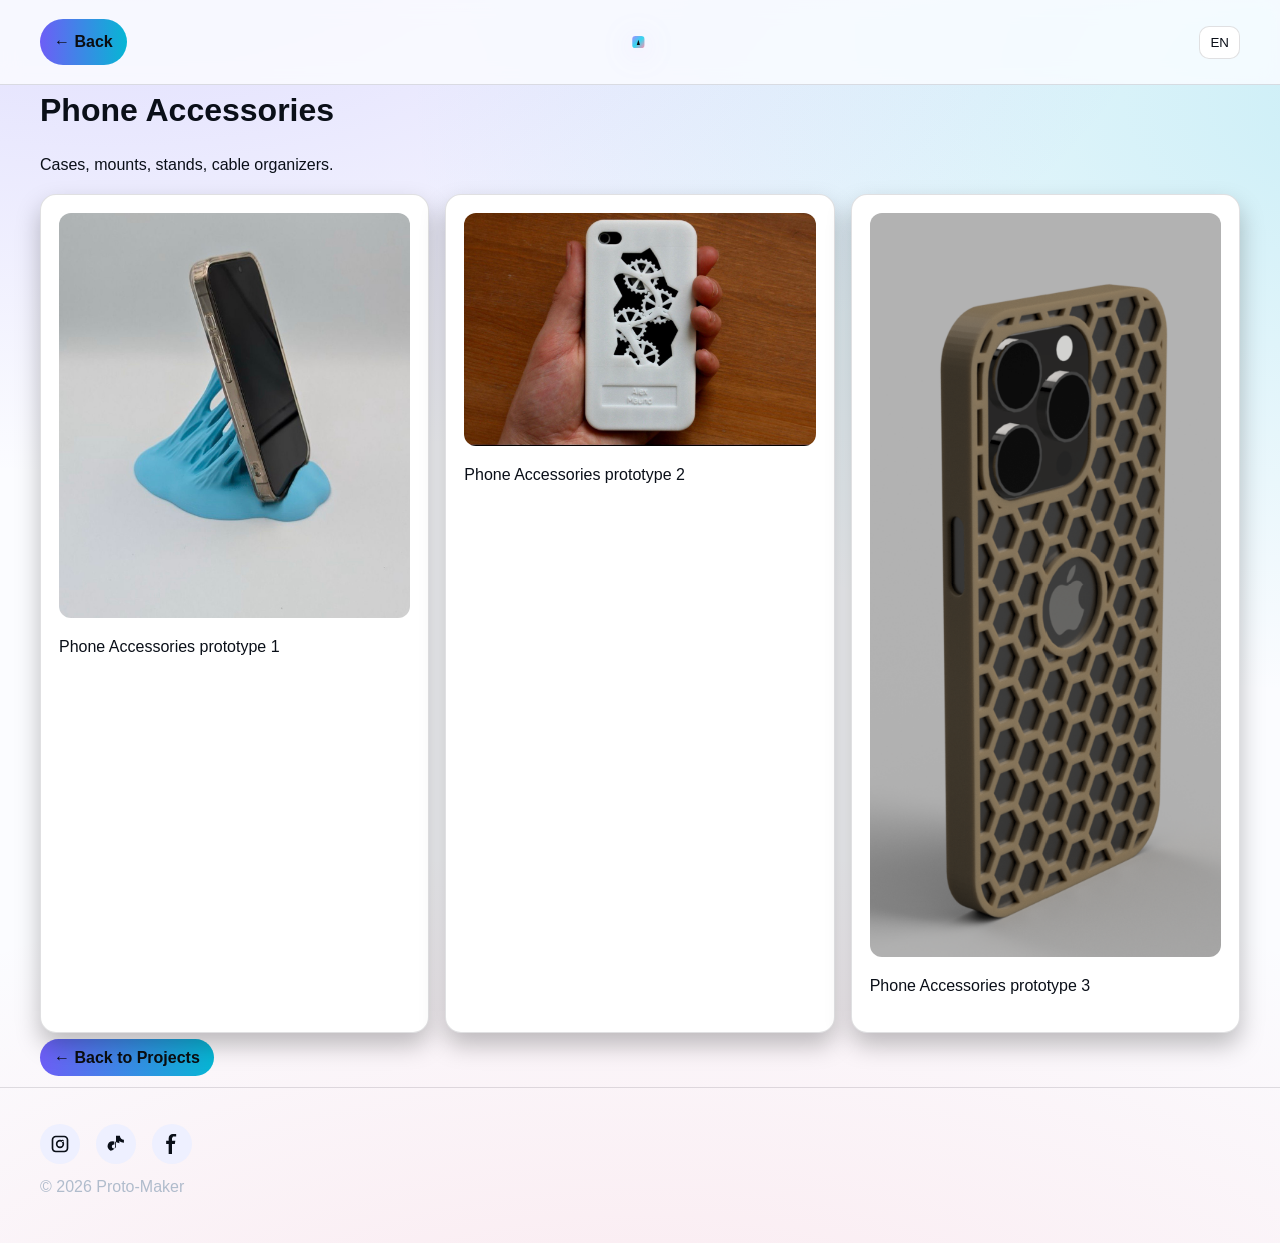
<file: phone.html>
<!doctype html>
<html lang="en" dir="ltr">
<head>
  <meta charset="utf-8">
  <meta name="viewport" content="width=device-width, initial-scale=1">
  <title>Phone Accessories | Proto‑Maker</title>
  <link rel="stylesheet" href="style.css">
</head>
<body>
  <header>
    <div class="container topbar">
      <a href="index.html#projects" class="cta">← Back</a>
      <div class="brand">
<svg viewBox="0 0 200 50" xmlns="http://www.w3.org/2000/svg" aria-hidden="true">
  <defs>
    <linearGradient id="g" x1="0" x2="1" y1="0" y2="1">
      <stop offset="0%" stop-color="#a58bff"/>
      <stop offset="50%" stop-color="#33d8ef"/>
      <stop offset="100%" stop-color="#ff8fb0"/>
    </linearGradient>
  </defs>
  <rect x="4" y="6" width="38" height="38" rx="10" fill="url(#g)"/>
  <path d="M18 34 L23 18 L28 34 Z" fill="#0b0d10"/>
</svg>
</div>
      <button class="lang-btn" id="open-lang">EN</button>
    </div>
  </header>

  <main class="container">
    <h1 data-i18n="phoneAccessories">Phone Accessories</h1>
    <p data-i18n="phoneDesc">Cases, mounts, stands, cable organizers.</p>

    <div class="cards-grid">
      <article class="card"><img src="4.jpg" alt="Phone Accessories prototype 1"><p>Phone Accessories prototype 1</p></article>
      <article class="card"><img src="7.jpg" alt="Phone Accessories prototype 2"><p>Phone Accessories prototype 2</p></article>
      <article class="card"><img src="16.webp" alt="Phone Accessories prototype 3"><p>Phone Accessories prototype 3</p></article>
    </div>

    <p class="projects-cta"><a href="index.html#projects" class="cta">← Back to Projects</a></p>
  </main>

  <footer>
    <div class="container">
      
<div class="social-icons">
  <a href="https://instagram.com/" target="_blank" aria-label="Instagram">
    <svg viewBox="0 0 24 24"><path d="M7 2C4.24 2 2 4.24 2 7v10c0 2.76 2.24 5 5 5h10c2.76 0 5-2.24 5-5V7c0-2.76-2.24-5-5-5H7zm10 2c1.66 0 3 1.34 3 3v10c0 1.66-1.34 3-3 3H7c-1.66 0-3-1.34-3-3V7c0-1.66 1.34-3 3-3h10zm-5 3a5 5 0 100 10 5 5 0 000-10zm0 2a3 3 0 110 6 3 3 0 010-6zm4.5-.75a1.25 1.25 0 11-2.5 0 1.25 1.25 0 012.5 0z"/></svg>
  </a>
  <a href="https://www.tiktok.com/@protomaker5" target="_blank" aria-label="TikTok">
    <svg viewBox="0 0 24 24"><path d="M16 8.5c1.65 1.21 3.53 1.96 5.5 2V6.85c-1.2-.08-2.31-.54-3.26-1.26C17.2 4.63 16.8 3.1 16.7 2H12v13a2.5 2.5 0 11-2.5-2.5 2.6 2.6 0 01.5.05V9.1A5.5 5.5 0 105.5 20a5.48 5.48 0 005.5-5.5V9.1c1.3 1 2.9 1.6 5 1.9z"/></svg>
  </a>
  <a href="https://facebook.com/" target="_blank" aria-label="Facebook">
    <svg viewBox="0 0 24 24"><path d="M13 3h4V0h-4c-2.76 0-5 2.24-5 5v3H5v4h3v12h4V12h3.4l.6-4H12V5c0-.55.45-1 1-1z"/></svg>
  </a>
</div>

      <p class="fine">© <span id="y"></span> Proto‑Maker</p>
    </div>
  </footer>

  <dialog class="modal" id="lang-modal" aria-labelledby="lang-title">
    <div class="modal-card">
      <div class="modal-head">
        <h3 id="lang-title" data-i18n="chooseLang">Choose Language</h3>
        <button id="close-lang" aria-label="Close">×</button>
      </div>
      <div class="modal-actions" role="group" aria-label="Languages">
        <button data-lang="en">English</button>
        <button data-lang="fr">Français</button>
        <button data-lang="ar">العربية</button>
      </div>
    </div>
  </dialog>

  <script src="language.js"></script>
  <script src="script.js"></script>
</body>
</html>
</file>
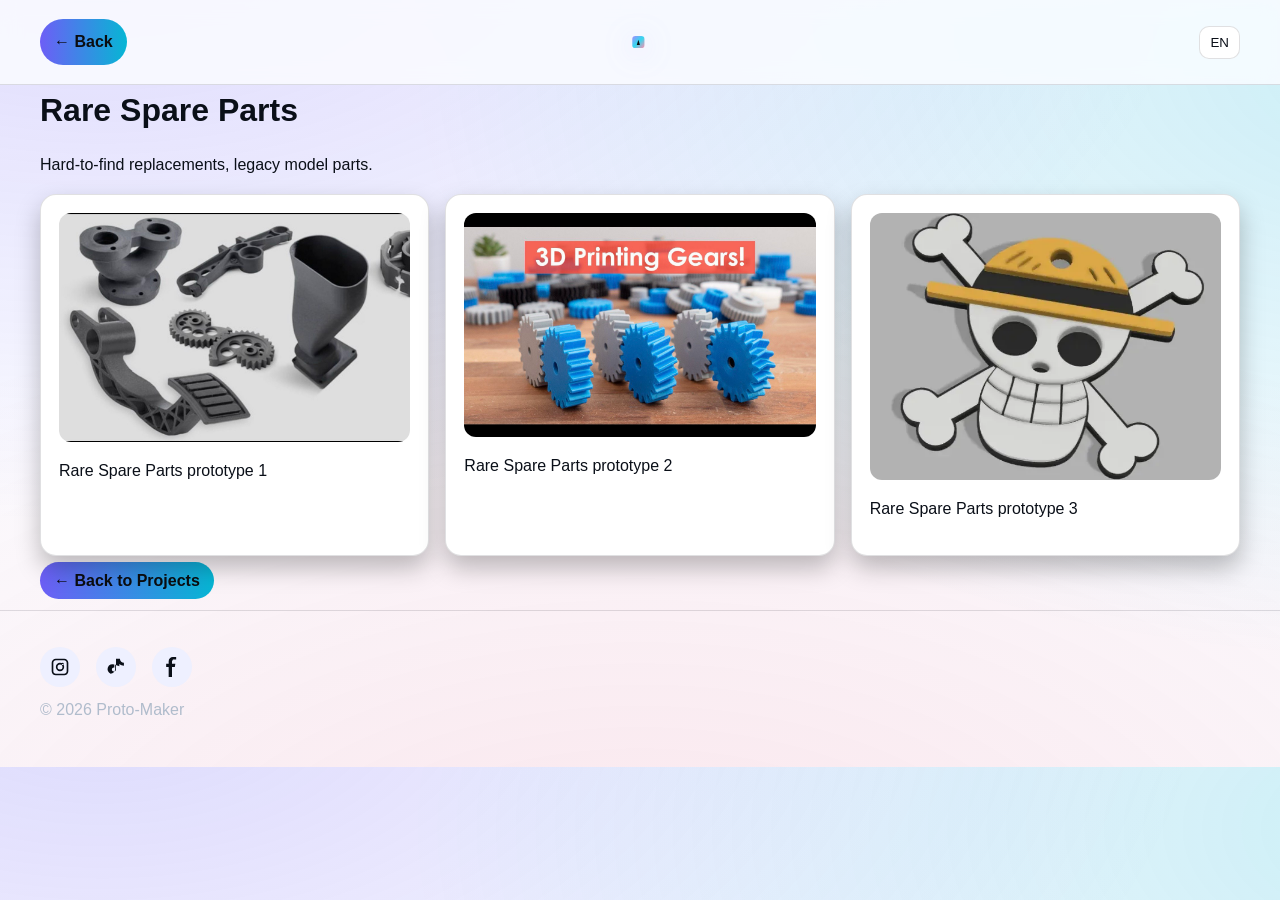
<file: spare.html>
<!doctype html>
<html lang="en" dir="ltr">
<head>
  <meta charset="utf-8">
  <meta name="viewport" content="width=device-width, initial-scale=1">
  <title>Rare Spare Parts | Proto‑Maker</title>
  <link rel="stylesheet" href="style.css">
</head>
<body>
  <header>
    <div class="container topbar">
      <a href="index.html#projects" class="cta">← Back</a>
      <div class="brand">
<svg viewBox="0 0 200 50" xmlns="http://www.w3.org/2000/svg" aria-hidden="true">
  <defs>
    <linearGradient id="g" x1="0" x2="1" y1="0" y2="1">
      <stop offset="0%" stop-color="#a58bff"/>
      <stop offset="50%" stop-color="#33d8ef"/>
      <stop offset="100%" stop-color="#ff8fb0"/>
    </linearGradient>
  </defs>
  <rect x="4" y="6" width="38" height="38" rx="10" fill="url(#g)"/>
  <path d="M18 34 L23 18 L28 34 Z" fill="#0b0d10"/>
</svg>
</div>
      <button class="lang-btn" id="open-lang">EN</button>
    </div>
  </header>

  <main class="container">
    <h1 data-i18n="rareSpareParts">Rare Spare Parts</h1>
    <p data-i18n="spareDesc">Hard‑to‑find replacements, legacy model parts.</p>

    <div class="cards-grid">
      <article class="card"><img src="1.jpg" alt="Rare Spare Parts prototype 1"><p>Rare Spare Parts prototype 1</p></article>
      <article class="card"><img src="8.jpg" alt="Rare Spare Parts prototype 2"><p>Rare Spare Parts prototype 2</p></article>
      <article class="card"><img src="15.webp" alt="Rare Spare Parts prototype 3"><p>Rare Spare Parts prototype 3</p></article>
    </div>

    <p class="projects-cta"><a href="index.html#projects" class="cta">← Back to Projects</a></p>
  </main>

  <footer>
    <div class="container">
      
<div class="social-icons">
  <a href="https://instagram.com/" target="_blank" aria-label="Instagram">
    <svg viewBox="0 0 24 24"><path d="M7 2C4.24 2 2 4.24 2 7v10c0 2.76 2.24 5 5 5h10c2.76 0 5-2.24 5-5V7c0-2.76-2.24-5-5-5H7zm10 2c1.66 0 3 1.34 3 3v10c0 1.66-1.34 3-3 3H7c-1.66 0-3-1.34-3-3V7c0-1.66 1.34-3 3-3h10zm-5 3a5 5 0 100 10 5 5 0 000-10zm0 2a3 3 0 110 6 3 3 0 010-6zm4.5-.75a1.25 1.25 0 11-2.5 0 1.25 1.25 0 012.5 0z"/></svg>
  </a>
  <a href="https://www.tiktok.com/@protomaker5" target="_blank" aria-label="TikTok">
    <svg viewBox="0 0 24 24"><path d="M16 8.5c1.65 1.21 3.53 1.96 5.5 2V6.85c-1.2-.08-2.31-.54-3.26-1.26C17.2 4.63 16.8 3.1 16.7 2H12v13a2.5 2.5 0 11-2.5-2.5 2.6 2.6 0 01.5.05V9.1A5.5 5.5 0 105.5 20a5.48 5.48 0 005.5-5.5V9.1c1.3 1 2.9 1.6 5 1.9z"/></svg>
  </a>
  <a href="https://facebook.com/" target="_blank" aria-label="Facebook">
    <svg viewBox="0 0 24 24"><path d="M13 3h4V0h-4c-2.76 0-5 2.24-5 5v3H5v4h3v12h4V12h3.4l.6-4H12V5c0-.55.45-1 1-1z"/></svg>
  </a>
</div>

      <p class="fine">© <span id="y"></span> Proto‑Maker</p>
    </div>
  </footer>

  <dialog class="modal" id="lang-modal" aria-labelledby="lang-title">
    <div class="modal-card">
      <div class="modal-head">
        <h3 id="lang-title" data-i18n="chooseLang">Choose Language</h3>
        <button id="close-lang" aria-label="Close">×</button>
      </div>
      <div class="modal-actions" role="group" aria-label="Languages">
        <button data-lang="en">English</button>
        <button data-lang="fr">Français</button>
        <button data-lang="ar">العربية</button>
      </div>
    </div>
  </dialog>

  <script src="language.js"></script>
  <script src="script.js"></script>
</body>
</html>
</file>
<file: style.css>
:root{
  --bg:#07090d; --panel:#0b1018; --muted:#0f1622; --text:#eef5fb; --subtle:#b8c6d6;
  --primary:#a58bff; --accent:#33d8ef; --pop:#ff8fb0; --ring:#8db9ff;
  --radius:16px; --gap:16px; --border: rgba(148,163,184,.18);
}
@media (prefers-color-scheme: light){
  :root{
    --bg:#fbfcff; --panel:#ffffff; --muted:#f2f6fb; --text:#0a0f18; --subtle:#475569;
    --primary:#6d5ef6; --accent:#06b6d4; --pop:#f43f5e; --ring:#4f46e5; --border: rgba(2,6,23,.12);
  }
}
*{box-sizing:border-box} html:focus-within{scroll-behavior:smooth}
body{
  margin:0;
  background:
    radial-gradient(1100px 600px at 8% -10%, color-mix(in oklab, var(--primary) 22%, transparent), transparent),
    radial-gradient(1000px 600px at 110% 8%, color-mix(in oklab, var(--accent) 20%, transparent), transparent),
    radial-gradient(1200px 650px at 50% 120%, color-mix(in oklab, var(--pop) 12%, transparent), transparent),
    var(--bg);
  color:var(--text);
  font:16px/1.6 ui-sans-serif,-apple-system,BlinkMacSystemFont,Segoe UI,Inter,Roboto,Arial;
}
a{color:inherit;text-decoration:none}
img{max-width:100%;height:auto;border-radius:12px;display:block}
.container{width:min(1200px,100% - 32px);margin:0 auto}

/* header */
header{position:sticky;top:0;z-index:50;border-bottom:1px solid var(--border);backdrop-filter:saturate(150%) blur(10px);background:color-mix(in oklab, var(--bg) 85%, transparent)}
.topbar{display:flex;align-items:center;gap:12px;justify-content:space-between;padding:10px 0}
.brand{display:flex;justify-content:center;align-items:center;gap:10px;margin:0 auto; position:relative}
.brand svg{width:64px;height:64px; filter: drop-shadow(0 4px 14px rgba(165,139,255,.25));}
@media (max-width:700px){ .brand svg{width:44px;height:44px}}
/* floating */
@keyframes floatY{0%,100%{transform:translateY(0)}50%{transform:translateY(-6px)}}
.brand svg{animation: floatY 5s ease-in-out infinite}
@media (prefers-reduced-motion: reduce){ .brand svg{animation:none} }

.nav{display:flex;gap:16px;align-items:center}
.nav a{padding:8px 10px;border-radius:10px}
.nav a:hover{background:rgba(148,163,184,.12)}
.cta{padding:10px 14px;border-radius:999px;background:linear-gradient(90deg,var(--primary),var(--accent));color:#0b0d10;font-weight:800}
.lang-btn{border:1px solid var(--border);background:var(--panel);padding:8px 10px;border-radius:10px;color:var(--text)}

main section{padding:48px 0}
h1,h2,h3{margin:0 0 10px}
.hero{display:grid;gap:24px;grid-template-columns:1.1fr .9fr;align-items:center}
.hero-ctas{margin-top:12px; display:flex; gap:8px; flex-wrap:wrap}
.stats{display:grid;grid-template-columns:repeat(3,1fr);gap:10px;margin-top:12px}
.stat{padding:14px;border:1px solid var(--border);background:var(--panel);border-radius:12px;text-align:center}

.grid-4{display:grid;grid-template-columns:repeat(4,1fr);gap:var(--gap)}
.grid-3{display:grid;grid-template-columns:repeat(3,1fr);gap:var(--gap)}
.cards-grid{display:grid;grid-template-columns:repeat(3,1fr);gap:var(--gap)}
.card{position:relative; padding:18px;border:1px solid var(--border);background:var(--panel);border-radius:16px;box-shadow:0 12px 24px rgba(0,0,0,.25);overflow:hidden}
.badge{display:inline-block;font-size:12px;padding:2px 8px;border-radius:999px;background:color-mix(in oklab, var(--primary) 30%, transparent);color:#fff}
.muted{color:var(--subtle)}
/* full-card link */
.card .stretch{position:absolute; inset:0; border-radius:inherit; z-index:1;}
.card .cta{position:relative; z-index:2;}

/* icons */
.social-icons{display:flex;gap:16px;margin-top:8px}
.social-icons a{display:inline-flex;width:40px;height:40px;border-radius:50%;background:color-mix(in oklab, var(--panel) 90%, var(--primary) 10%);align-items:center;justify-content:center;transition: transform .2s ease, background .3s ease, box-shadow .3s ease}
.social-icons a:hover{background:linear-gradient(135deg,var(--primary),var(--accent));transform:scale(1.1);box-shadow:0 0 16px color-mix(in oklab, var(--primary) 40%, transparent),0 0 28px color-mix(in oklab, var(--accent) 35%, transparent)}
.social-icons svg{width:20px;height:20px;fill:var(--text)}

.pills{display:grid;grid-template-columns:repeat(5,1fr);gap:10px}
.pill{padding:10px 12px;border-radius:999px;background:rgba(148,163,184,.14);border:1px solid var(--border);text-align:center}

form{display:grid;gap:12px}
input,select,textarea{width:100%;padding:12px;border-radius:12px;border:1px solid var(--border);background:var(--muted);color:var(--text)}
input:focus,select:focus,textarea:focus{outline:3px solid color-mix(in oklab, var(--ring) 35%, transparent);border-color:var(--ring)}
.projects-cta{margin-top:12px}
footer{border-top:1px solid var(--border);padding:28px 0;color:#b0bccc}
.fine{margin-top:10px}

@media (max-width: 1000px){ .grid-4{grid-template-columns:repeat(2,1fr)} .hero{grid-template-columns:1fr} }
@media (max-width: 700px){ .grid-4,.grid-3,.cards-grid{grid-template-columns:1fr} .nav{display:none} }

/* modal */
.modal{position:fixed;inset:0;display:none;align-items:center;justify-content:center;background:rgba(0,0,0,.5)}
.modal[open]{display:flex}
.modal-card{width:min(480px,90%);background:var(--panel);border:1px solid var(--border);border-radius:16px;padding:18px}
.modal-head{display:flex;justify-content:space-between;align-items:center;gap:8px}
.modal-actions{display:flex;gap:8px;flex-wrap:wrap;margin-top:12px}
.modal-actions button{padding:8px 12px;border-radius:10px;border:1px solid var(--border);background:var(--muted);color:var(--text)}

/* RTL */
[dir="rtl"] body, [dir="rtl"] .container{direction:rtl}
[dir="rtl"] .hero{text-align:right}
</file>
